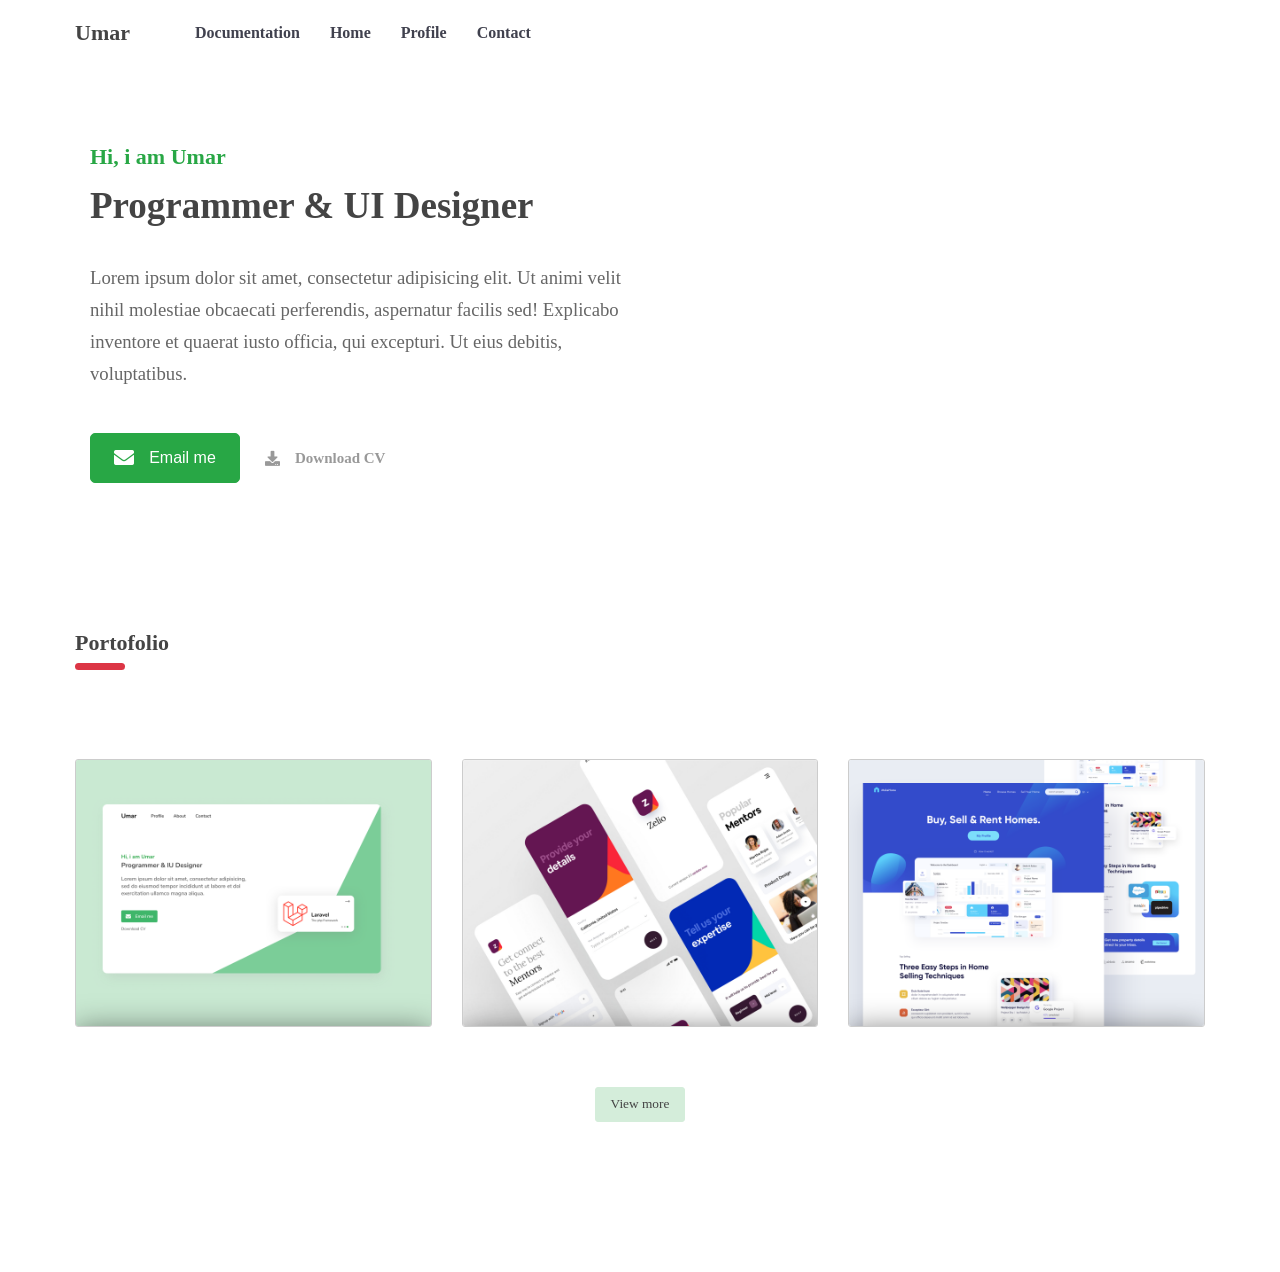
<file: index.html>
<!DOCTYPE html>
<html>
<head>
	<meta charset="utf-8">
	<meta name="description" content="Hi, i am umar. I am a junior Developer">
	<meta name="viewport" content="width=device-width, initial-scale=1.0">
	<title>Umar - Portofolio</title>

	<!-- styles -->
	<link rel="stylesheet" href="assets/css/style.css">

	<!-- font icons -->
	<link rel="stylesheet" href="../fa/css/all.css">
</head>
<body>
	<nav class="navbar" id="navbar">
		<a href="javascript:void[0]" class="name">Umar</a>

		<div class="collapse-navbar d-flex fg-1">
			<ul class="menu d-flex">
				<li><a href="">Documentation</a></li>
				<li><a href="">Home</a></li>
				<li><a href="">Profile</a></li>
				<li><a href="">Contact</a></li>
			</ul>
		</div>
	</nav>

	<section class="hero-content">
		<div class="hero-container">
			<div class="container">
				<div class="hero">
					<div class="row">
						<div class="col-6 hero-info">
							<h1 class="hi">Hi, i am Umar</h1>
							<h2 class="position">Programmer & UI Designer</h2>
							<h3 class="info">Lorem ipsum dolor sit amet, consectetur adipisicing elit. Ut animi velit nihil molestiae obcaecati perferendis, aspernatur facilis sed! Explicabo inventore et quaerat iusto officia, qui excepturi. Ut eius debitis, voluptatibus.</h3>
							<div class="d-flex aic button-container">
								<button class="hero-button d-flex aic jcc"><i class="fas fa-envelope icon"></i> Email me</button>
								<a href="" class="cv-download"><i class="fas fa-download" style="margin-right: 15px;"></i> Download CV</a>
							</div>

						</div>
					</div>
				</div>
			</div>
		</div>
	</section>

	<section class="content-section ">
		<div class="container">
			<div class="content">
				<h3 class="label">Portofolio</h3>
				<div class="sparated"></div>

				<!-- start -->
				<div class="row portofolio-container">

					<!-- start loops -->

					<div class="col-4 pt-35">
						<div class="card card-image">
							<div class="relative">
								<a href="" class="d-flex">
									<img src="img/drb.png" class="img-res" alt="">
								</a>
								<div class="card-piece">
									<p class="card-text">
										<a href="">Portofolio</a>
									</p>
									<div class="card-info">
										<span class="date">
											<i class="fas fa-calendar-alt"></i>
											<span class="info-text">20 May 2020</span>
										</span>
										<span class="tag">
											<i class="fas fa-tag"></i>
											<span class="info-text">Figma Design</span>
										</span>
									</div>
								</div>
							</div>
						</div>
					</div>

					<div class="col-4 pt-35">
						<div class="card card-image">
							<div class="relative">
								<a href="" class="d-flex">
									<img src="img/1.jpg" class="img-res" alt="">
								</a>
								<div class="card-piece">
									<p class="card-text">
										<a href="">Elearning Application.</a>
									</p>
								</div>
							</div>
						</div>
					</div>

					<!-- <div class="col-4 pt-35">
						<div class="card card-image">
							<div class="relative">
								<a href="" class="d-flex">
									<img src="img/hasilnya3.png" class="img-res" alt="">
								</a>
								<div class="card-piece">
									<p class="card-text">
										<a href="">Elearning Application.</a>
									</p>
								</div>
							</div>
						</div>
					</div> -->

					<div class="col-4 pt-35">
						<div class="card card-image">
							<div class="relative">
								<a href="" class="d-flex">
									<img src="img/3.png" class="img-res" alt="">
								</a>
								<div class="card-piece">
									<p class="card-text">
										<a href="">Elearning Application.</a>
									</p>
								</div>
							</div>
						</div>
					</div>

					<!-- end -->

				</div>


				<div class="row pt-60 jcc">
					<button class="btn-success">
						View more
					</button>
				</div>


			</div>
		</div>
	</section>

	<!-- script -->
	<script type="text/javascript" src="assets/js/style.js"></script>
	<script type="text/javascript">
		const init = app();

		init.navbar({
			navbar: '#navbar'
		});
	</script>
</body>
</html>
</file>
<file: assets/css/style.css>
*,
*::after,
*::before {
	box-sizing: border-box;
}

body {
	margin: 0;
	padding: 0;
	font-family: Nunito;
	font-weight: 500;
	padding-bottom: 150px;
}

p {
	margin: 0;
}

.container {
	padding: 0 75px;
}

.b {
	border: 1px solid tomato;
}

.navbar {
	display: flex;
	align-items: center;
	min-height: 65px;
	padding: 0 75px;
	position: fixed;
	top: 0;
	left: 0;
	right: 0;
	background-color: #fff;
	z-index: 1050;
}

.navbar-active {
	/*box-shadow: 0 5px 15px rgba(0, 0, 0, .1), 0 20px 20px rgba(0, 0, 0, .03);*/
}

.navbar > .name {
	font-size: 22px;
	text-decoration: none;
	color: #444;
	font-weight: 700;
}

.navbar > .collapse-navbar > .menu {
	list-style: none;
	margin: 0;
	padding: 0;
}

.navbar > .collapse-navbar > .menu > li > a {
	padding: 10px 15px;
	text-decoration: none;
	color: #40414e;
	font-weight: 600;
	font-size: 16px;
	font-family: Open Sans;
}

@media(min-width: 768px) {
	.navbar > .collapse-navbar {
		padding-left: 50px;
	}
}

/*Hero*/
.hero-content {
	margin-top: 65px;
}

.hero-container {
	display: flex;
	height: 550px;
}

.hero .hero-info {
	padding-top: 75px;
}

.hero .hi {
	font-size: 22px;
	color: #444;
	line-height: 1.5;
	margin: 0;
	padding-bottom: 5px;
	color: #28a745;
}

.hero .position {
	color: #444;
	font-size: 37px;
	line-height: 1.5;
	margin: 0;
}

.hero .info {
	color: #666;
	line-height: 1.7;
	font-weight: 500;
	padding-top: 10px;
}

.hero .button-container {
	padding-top: 25px;
}

.hero .hero-button {
	min-height: 50px;
	max-height: 50px;
	min-width: 150px;
	border: 1px solid #28a745;
	border-radius: 5px;
	background-color: #28a745;
	color: #fff;
	font-size: 16px;
	cursor: pointer;
	/*margin-top: 55px;*/
	margin-right: 25px;
}

.hero .hero-button > .icon {
	margin-right: 15px;
	font-size: 20px;
}

.hero .cv-download {
	display: flex;
	align-items: center;
	text-decoration: none;
	font-size: 15px;
	font-weight: 600;
	color: #999;
}

/*Content*/
.content-section {
	padding-top: 15px;
}

.content .label {
	margin: 0;
	padding: 0;
	font-size: 22px;
	color: #444;
}

.content .sparated {
	display: inline-flex;
	width: 50px;
	height: 7px;
	background-color: #dc3545;
	border-radius: 50px;
}

/*porto*/
.portofolio-container {
	padding-top: 50px;
	margin: 0 -15px;
}

/*Card*/
.card {
	display: flex;
	flex-direction: column;
	border: 1px solid #ccc;
	border-radius: 3px;
}

.card > :first-child {
	border-top-left-radius: 3px - 1px;
	border-top-right-radius: 3px - 1px;
}

.card > .card-body {
	padding: 15px;
}

.card-image {
	position: relative;
	overflow: hidden;
}

.card-image > .relative > .card-piece {
	display: -webkit-flex;
	display: -moz-flex;
	display: -ms-flex;
	display: -o-flex;
	display: flex;
	flex-direction: column;
	justify-content: center;
	position: absolute;
	background: linear-gradient(rgba(0, 0, 0, .2), rgba(0, 0, 0, .5));
	left: 0;
	right: 0;
	bottom: 0;
	min-height: 65px;
	padding: 10px 15px;
	color: #fff;
	transform: translateY(100%);
	transition: transform 0.3s;
	box-shadow: 0 3px 30px rgba(0, 0, 0, .5);
}

.card-image:hover .card-piece {
	transform: translateY(0);
}

.card-image .card-piece > .card-text {
	line-height: 1.5;
}

.card-image .card-piece > .card-text > a {
	text-decoration: none;
	color: #fff;
	font-size: 18px;
	font-weight: bold;
}

.card .card-info .date {
	/*background-color: red;*/
}

.card .card-info .date .fa-calendar-alt {
	font-size: 12px;
}

.card .card-info .tag {
	padding-left: 15px;
}

.card .card-info .tag .fa-tag {
	font-size: 12px;
}

.card .card-info .info-text {
	font-size: 13.5px;
	font-family: Nunito;
	font-weight: 700;
}


/*Img res*/
.img-res {
	max-width: 100%;
}

/*Button*/
[class*="btn-"] {
	min-height: 35px;
	padding: 0 15px;
	font-family: Nunito;
	border: 1px solid;
	border-radius: 3px;
	color: #444;
}

.btn-success {
	background-color: #d4edda;
	border-color: #d4edda;
}

/*flex*/
.d-flex {
	display: flex;
}

.fg-1 {
	flex-grow: 1;
}

.flex-nowrap {
	flex-wrap: nowrap;
}


.aic {
	align-items: center;
}

.jcc {
	justify-content: center;
}

/*Position*/
.relative {
	position: relative;
	overflow: hidden;
}

/*Grid*/
.row {
	display: -webkit-flex;
	display: -moz-flex;
	display: -ms-flex;
	display: -o-flex;
	display: flex;
	-webkit-flex-wrap: wrap;
	-moz-flex-wrap: wrap;
	-ms-flex-wrap: wrap;
	-o-flex-wrap: wrap;
	flex-wrap: wrap;
}

[class*="col-"] {
	padding: 0 15px;
}

.col-3 {
  -webkit-box-flex: 0;
  -ms-flex: 0 0 25%;
  flex: 0 0 25%;
  max-width: 25%;
}

.col-4 {
  -webkit-box-flex: 0;
  -ms-flex: 0 0 33.333333%;
  flex: 0 0 33.333333%;
  max-width: 33.333333%;
}


.col-6 {
	width: 50%;
}


@media(max-width: 480px) {
	[class*="col-"] {
		min-width: 100%;
		max-width: 100%;
	}
}

/*padding*/
.pt-35 {
	padding-top: 35px;
}

.pt-60 {
	padding-top: 60px;
}
</file>
